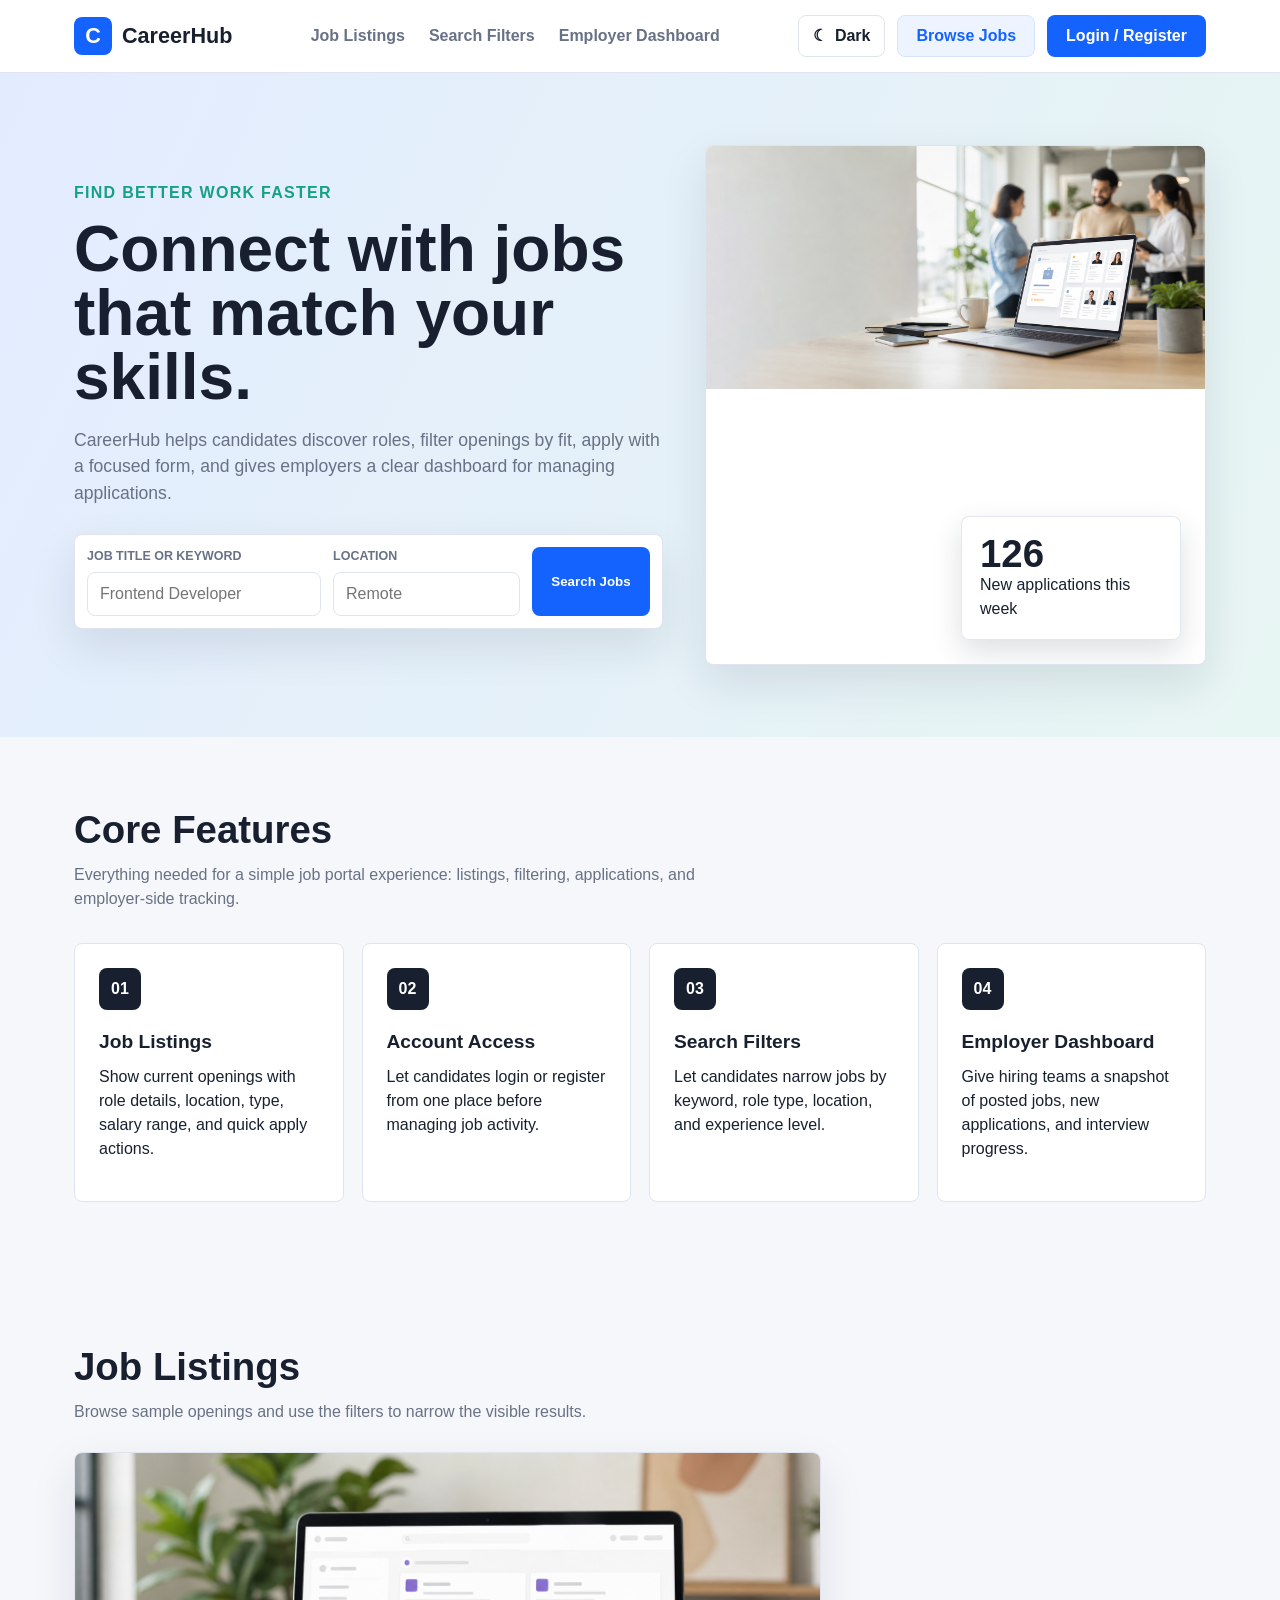
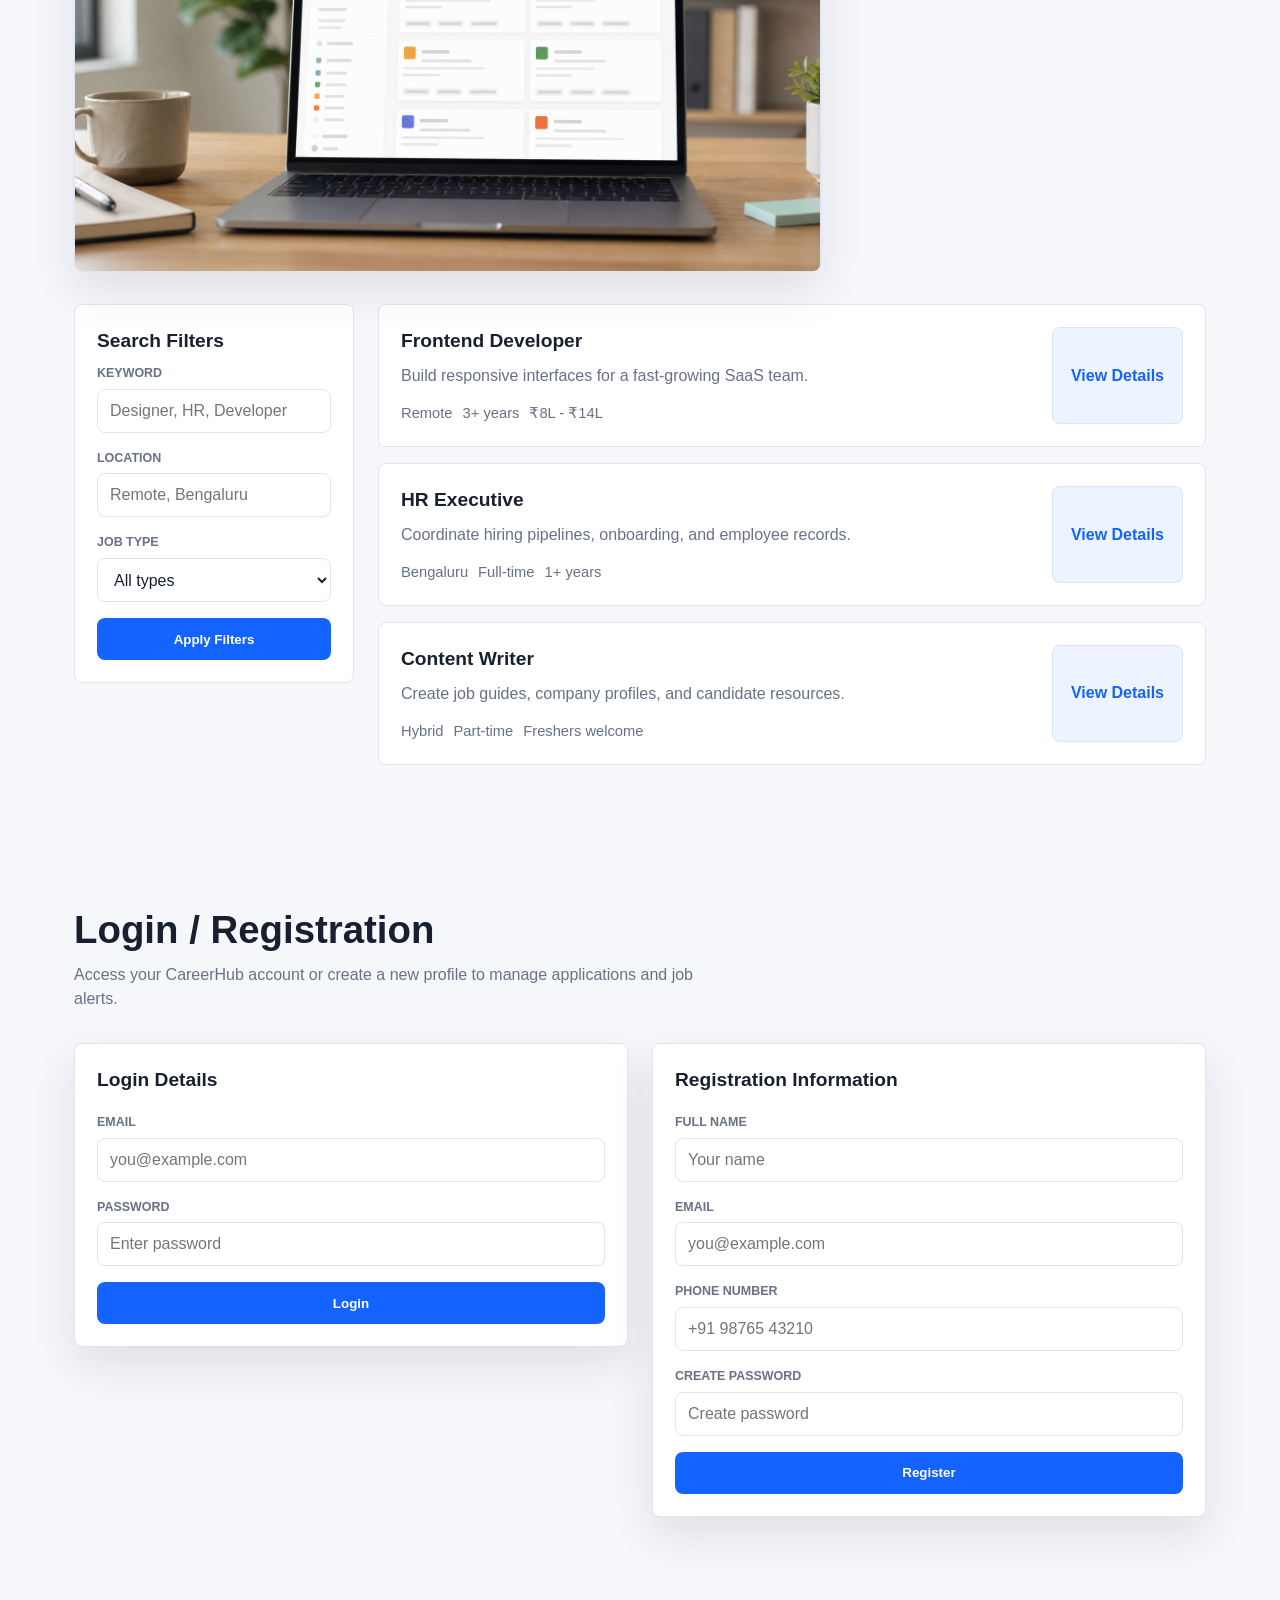
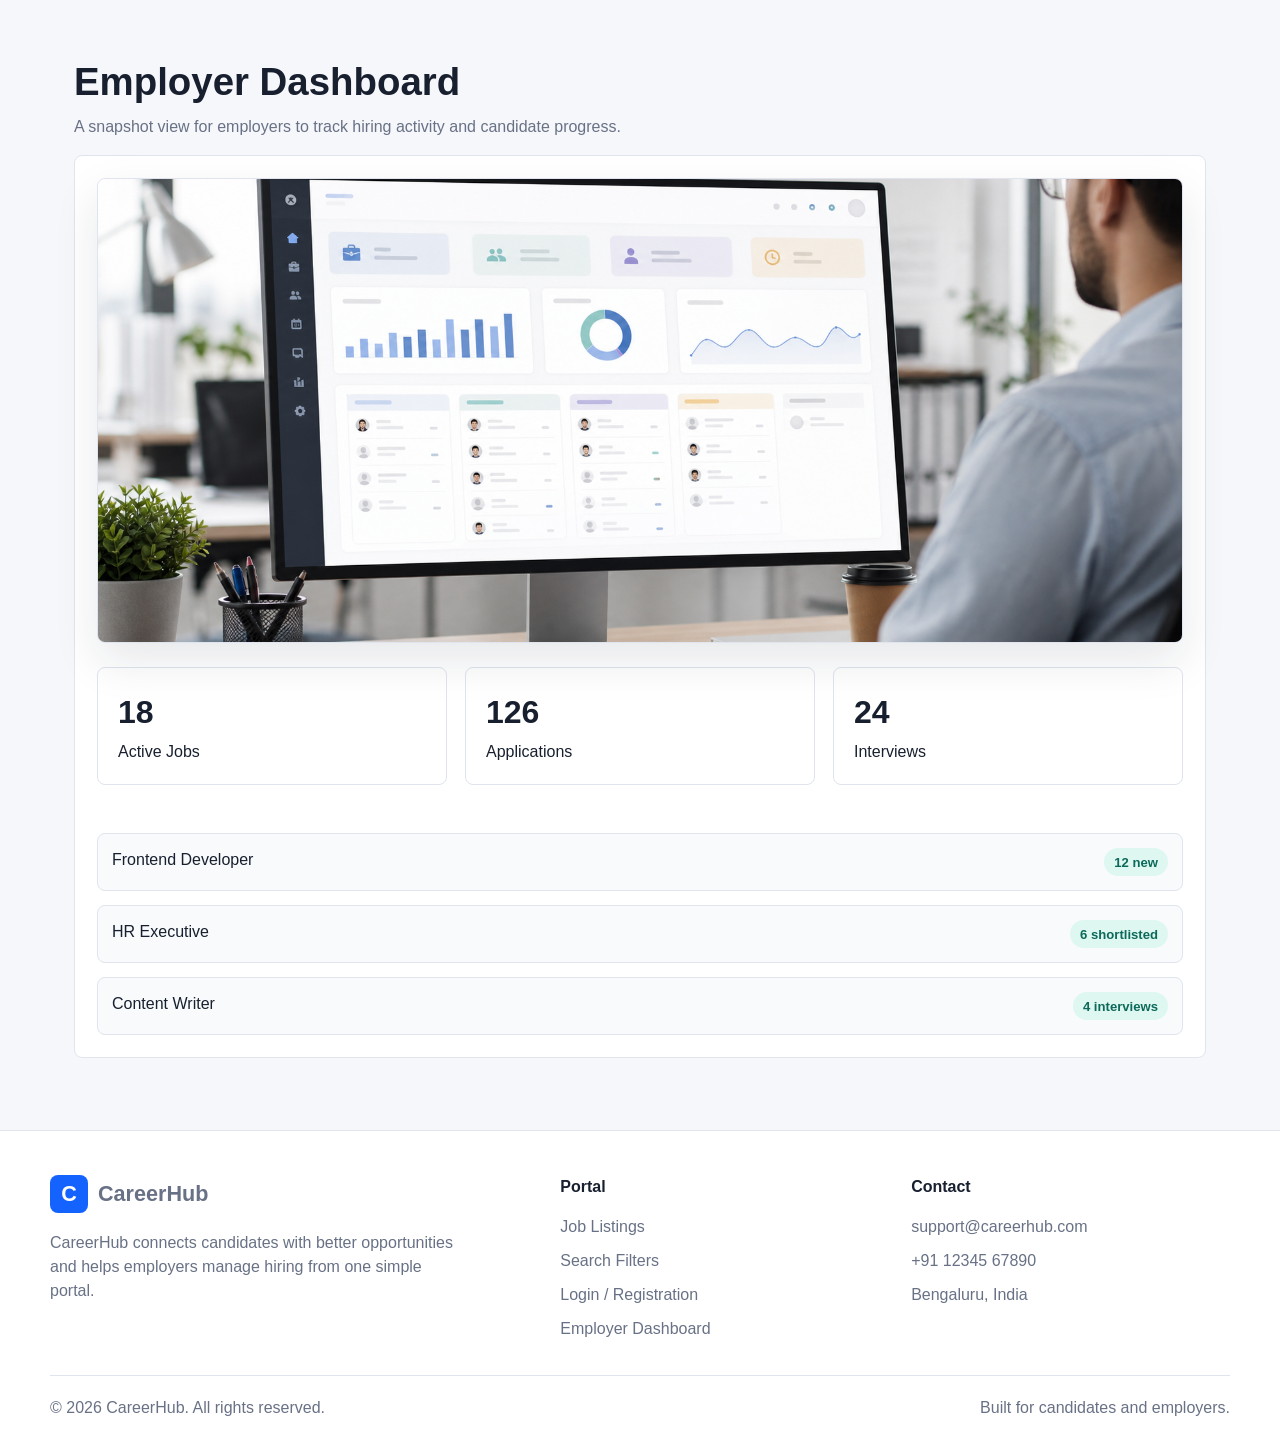
<file: index.html>
<!DOCTYPE html>
<html lang="en">
<head>
  <meta charset="UTF-8">
  <meta name="viewport" content="width=device-width, initial-scale=1.0">
  <title>CareerHub | Job Portal</title>
  <link rel="stylesheet" href="css/style.css">
</head>
<body>
  <header class="site-header">
    <nav class="navbar" aria-label="Main navigation">
      <a class="brand" href="index.html">
        <span class="brand-mark">C</span>
        CareerHub
      </a>

      <button class="menu-button" type="button" aria-label="Toggle navigation" aria-expanded="false">
        <span></span>
        <span></span>
        <span></span>
      </button>

      <div class="nav-links">
        <a href="#jobs">Job Listings</a>
        <a href="#filters">Search Filters</a>
        <a href="#dashboard">Employer Dashboard</a>
      </div>

      <div class="nav-actions">
        <button class="theme-toggle" type="button" aria-label="Switch to dark mode" aria-pressed="false">
          <span class="theme-toggle-icon" aria-hidden="true">☾</span>
          <span class="theme-toggle-text">Dark</span>
        </button>
        <a class="button secondary" href="jobs.html">Browse Jobs</a>
        <a class="button primary" href="#account">Login / Register</a>
      </div>
    </nav>
  </header>

  <main>
    <section class="hero">
      <div class="hero-inner">
        <div>
          <p class="eyebrow">Find better work faster</p>
          <h1>Connect with jobs that match your skills.</h1>
          <p class="hero-copy">CareerHub helps candidates discover roles, filter openings by fit, apply with a focused form, and gives employers a clear dashboard for managing applications.</p>

          <form class="search-panel" action="#jobs" data-hero-search data-search-required>
            <div class="field">
              <label for="hero-keyword">Job title or keyword</label>
              <input id="hero-keyword" name="keyword" type="search" placeholder="Frontend Developer">
            </div>
            <div class="field">
              <label for="hero-location">Location</label>
              <input id="hero-location" name="location" type="search" placeholder="Remote">
            </div>
            <button class="button primary" type="submit">Search Jobs</button>
          </form>
        </div>

        <figure class="hero-visual">
          <img src="images/hero-hiring.png" alt="Modern hiring dashboard on a laptop in a bright office">
          <figcaption>
            <strong>126</strong>
            New applications this week
          </figcaption>
        </figure>
      </div>
    </section>

    <section class="section-inner" aria-labelledby="features-title">
      <h2 id="features-title">Core Features</h2>
      <p class="section-lead">Everything needed for a simple job portal experience: listings, filtering, applications, and employer-side tracking.</p>

      <div class="feature-grid">
        <article class="feature-card">
          <span class="feature-icon">01</span>
          <h3>Job Listings</h3>
          <p>Show current openings with role details, location, type, salary range, and quick apply actions.</p>
        </article>
        <article class="feature-card">
          <span class="feature-icon">02</span>
          <h3>Account Access</h3>
          <p>Let candidates login or register from one place before managing job activity.</p>
        </article>
        <article class="feature-card">
          <span class="feature-icon">03</span>
          <h3>Search Filters</h3>
          <p>Let candidates narrow jobs by keyword, role type, location, and experience level.</p>
        </article>
        <article class="feature-card">
          <span class="feature-icon">04</span>
          <h3>Employer Dashboard</h3>
          <p>Give hiring teams a snapshot of posted jobs, new applications, and interview progress.</p>
        </article>
      </div>
    </section>

    <section class="section-inner" id="jobs" aria-labelledby="jobs-title">
      <h2 id="jobs-title">Job Listings</h2>
      <p class="section-lead">Browse sample openings and use the filters to narrow the visible results.</p>

      <figure class="section-image wide">
        <img src="images/job-listings.png" alt="Laptop displaying organized job listing cards and filters">
      </figure>

      <div class="jobs-layout" id="filters">
        <aside class="filters" aria-label="Search filters">
          <h3>Search Filters</h3>
          <form data-filter-form data-search-required>
            <div class="field">
              <label for="keyword">Keyword</label>
              <input id="keyword" name="keyword" type="search" placeholder="Designer, HR, Developer">
            </div>
            <div class="field">
              <label for="location">Location</label>
              <input id="location" name="location" type="search" placeholder="Remote, Bengaluru">
            </div>
            <div class="field">
              <label for="type">Job Type</label>
              <select id="type" name="type">
                <option value="">All types</option>
                <option value="full-time">Full-time</option>
                <option value="part-time">Part-time</option>
                <option value="remote">Remote</option>
              </select>
            </div>
            <button class="button primary" type="submit">Apply Filters</button>
          </form>
        </aside>

        <div class="job-list">
          <article class="job-card" data-job-card data-type="remote" data-location="remote india">
            <div>
              <h3>Frontend Developer</h3>
              <p>Build responsive interfaces for a fast-growing SaaS team.</p>
              <div class="job-meta">
                <span>Remote</span>
                <span>3+ years</span>
                <span>₹8L - ₹14L</span>
              </div>
            </div>
            <a class="button secondary" href="job-details.html">View Details</a>
          </article>

          <article class="job-card" data-job-card data-type="full-time" data-location="bengaluru india">
            <div>
              <h3>HR Executive</h3>
              <p>Coordinate hiring pipelines, onboarding, and employee records.</p>
              <div class="job-meta">
                <span>Bengaluru</span>
                <span>Full-time</span>
                <span>1+ years</span>
              </div>
            </div>
            <a class="button secondary" href="job-details.html">View Details</a>
          </article>

          <article class="job-card" data-job-card data-type="part-time" data-location="hybrid india">
            <div>
              <h3>Content Writer</h3>
              <p>Create job guides, company profiles, and candidate resources.</p>
              <div class="job-meta">
                <span>Hybrid</span>
                <span>Part-time</span>
                <span>Freshers welcome</span>
              </div>
            </div>
            <a class="button secondary" href="job-details.html">View Details</a>
          </article>

          <p class="no-results" data-no-results hidden>No jobs matched your search. Try a different keyword, location, or job type.</p>
        </div>
      </div>
    </section>

    <section class="section-inner" id="account" aria-labelledby="account-title">
      <h2 id="account-title">Login / Registration</h2>
      <p class="section-lead">Access your CareerHub account or create a new profile to manage applications and job alerts.</p>

      <div class="account-layout">
        <div class="form-panel account-panel">
          <h3>Login Details</h3>
          <form data-validate-form data-success-message="Login successful. Welcome back to CareerHub.">
            <div class="field">
              <label for="login-email">Email</label>
              <input id="login-email" name="email" type="email" placeholder="you@example.com" required>
            </div>
            <div class="field">
              <label for="login-password">Password</label>
              <input id="login-password" name="password" type="password" placeholder="Enter password" minlength="6" required>
            </div>
            <button class="button primary" type="submit">Login</button>
          </form>
        </div>

        <div class="form-panel account-panel">
          <h3>Registration Information</h3>
          <form data-validate-form data-success-message="Registration complete. Your candidate profile is ready.">
            <div class="field">
              <label for="register-name">Full Name</label>
              <input id="register-name" name="name" type="text" placeholder="Your name" minlength="2" required>
            </div>
            <div class="field">
              <label for="register-email">Email</label>
              <input id="register-email" name="email" type="email" placeholder="you@example.com" required>
            </div>
            <div class="field">
              <label for="register-phone">Phone Number</label>
              <input id="register-phone" name="phone" type="tel" placeholder="+91 98765 43210" pattern="[+0-9 ]{10,16}" required>
            </div>
            <div class="field">
              <label for="register-password">Create Password</label>
              <input id="register-password" name="password" type="password" placeholder="Create password" minlength="6" required>
            </div>
            <button class="button primary" type="submit">Register</button>
          </form>
        </div>
      </div>
    </section>

    <section class="section-inner" id="dashboard" aria-labelledby="dashboard-title">
      <h2 id="dashboard-title">Employer Dashboard</h2>
      <p class="section-lead">A snapshot view for employers to track hiring activity and candidate progress.</p>

      <div class="dashboard-panel">
        <figure class="dashboard-image">
          <img src="images/employer-dashboard.png" alt="Employer recruiting dashboard with application analytics">
        </figure>

        <div class="dashboard-grid">
          <div class="metric">
            <strong>18</strong>
            Active Jobs
          </div>
          <div class="metric">
            <strong>126</strong>
            Applications
          </div>
          <div class="metric">
            <strong>24</strong>
            Interviews
          </div>
        </div>

        <ul class="status-list">
          <li>
            <span>Frontend Developer</span>
            <span class="tag">12 new</span>
          </li>
          <li>
            <span>HR Executive</span>
            <span class="tag">6 shortlisted</span>
          </li>
          <li>
            <span>Content Writer</span>
            <span class="tag">4 interviews</span>
          </li>
        </ul>
      </div>
    </section>
  </main>

  <footer class="footer">
    <div class="footer-inner">
      <div class="footer-brand">
        <a class="brand" href="index.html">
          <span class="brand-mark">C</span>
          CareerHub
        </a>
        <p>CareerHub connects candidates with better opportunities and helps employers manage hiring from one simple portal.</p>
      </div>

      <div class="footer-column">
        <h3>Portal</h3>
        <a href="#jobs">Job Listings</a>
        <a href="#filters">Search Filters</a>
        <a href="#account">Login / Registration</a>
        <a href="#dashboard">Employer Dashboard</a>
      </div>

      <div class="footer-column">
        <h3>Contact</h3>
        <a href="mailto:support@careerhub.com">support@careerhub.com</a>
        <a href="tel:+911234567890">+91 12345 67890</a>
        <span>Bengaluru, India</span>
      </div>
    </div>
    <div class="footer-bottom">
      <p>© 2026 CareerHub. All rights reserved.</p>
      <p>Built for candidates and employers.</p>
    </div>
  </footer>

  <script src="js/main.js"></script>
</body>
</html>
</file>
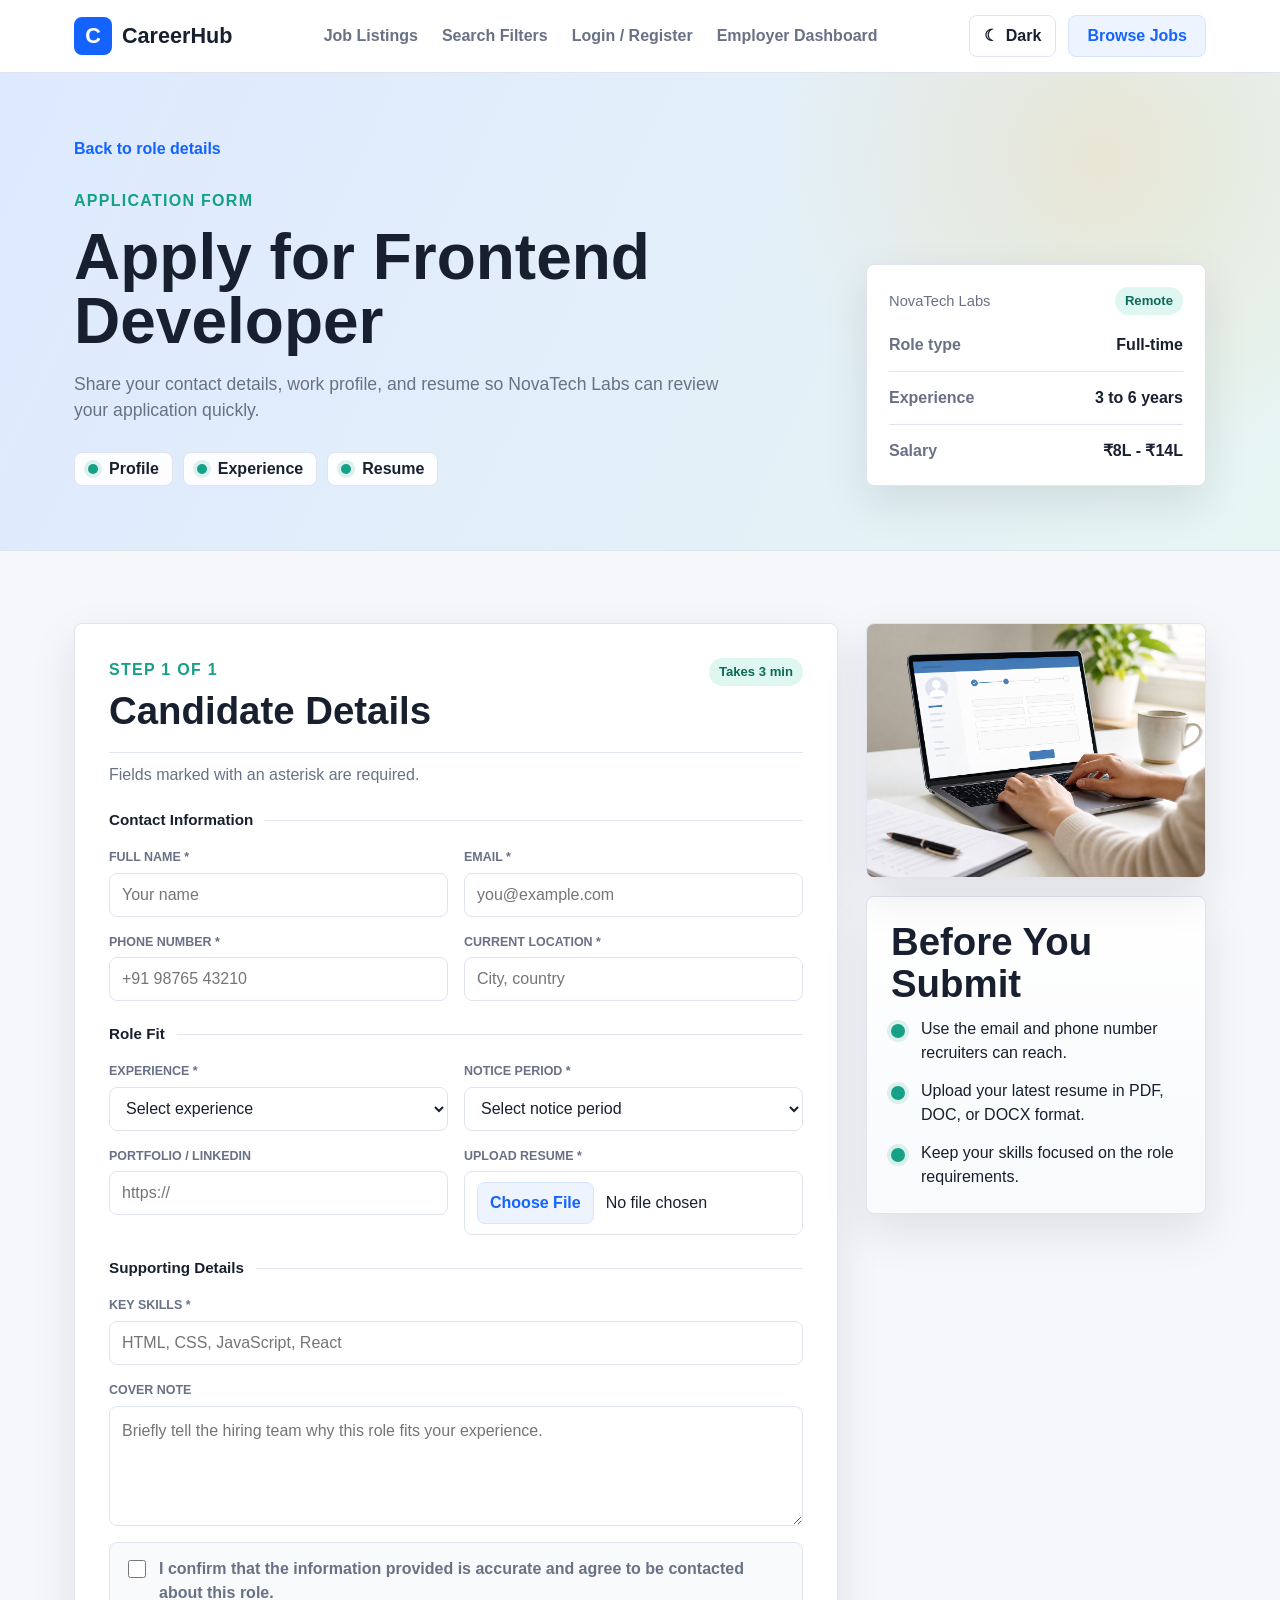
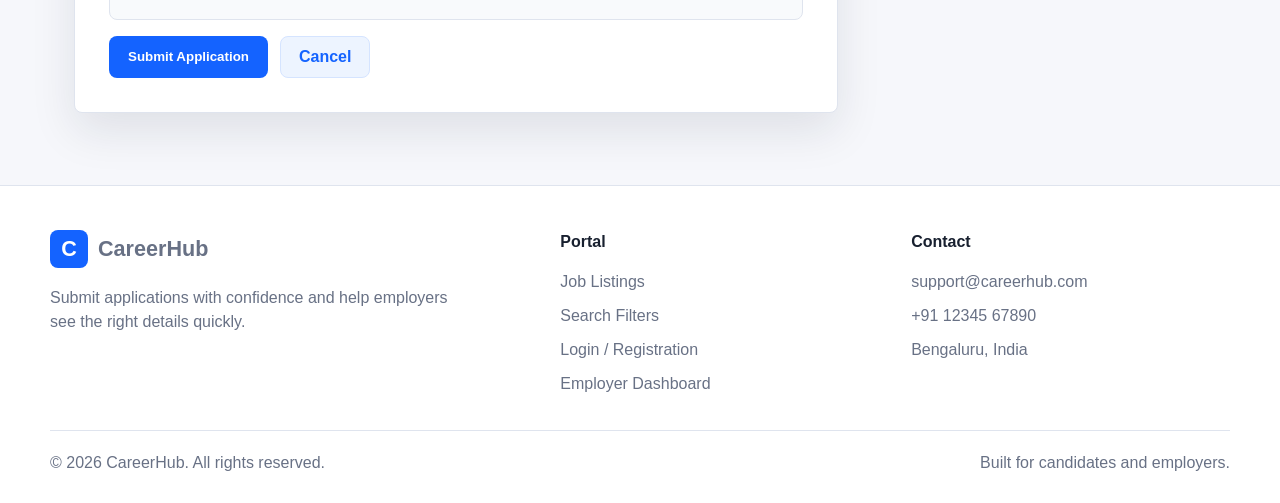
<file: apply.html>
<!DOCTYPE html>
<html lang="en">
<head>
  <meta charset="UTF-8">
  <meta name="viewport" content="width=device-width, initial-scale=1.0">
  <title>Apply for Frontend Developer | CareerHub</title>
  <link rel="stylesheet" href="css/style.css">
</head>
<body>
  <header class="site-header">
    <nav class="navbar" aria-label="Main navigation">
      <a class="brand" href="index.html"><span class="brand-mark">C</span>CareerHub</a>
      <button class="menu-button" type="button" aria-label="Toggle navigation" aria-expanded="false">
        <span></span>
        <span></span>
        <span></span>
      </button>
      <div class="nav-links">
        <a href="jobs.html">Job Listings</a>
        <a href="index.html#filters">Search Filters</a>
        <a href="index.html#account">Login / Register</a>
        <a href="index.html#dashboard">Employer Dashboard</a>
      </div>
      <div class="nav-actions">
        <button class="theme-toggle" type="button" aria-label="Switch to dark mode" aria-pressed="false">
          <span class="theme-toggle-icon" aria-hidden="true">☾</span>
          <span class="theme-toggle-text">Dark</span>
        </button>
        <a class="button secondary" href="jobs.html">Browse Jobs</a>
      </div>
    </nav>
  </header>

  <main>
    <section class="application-hero">
      <div class="section-inner application-hero-inner">
        <div>
          <a class="back-link" href="job-details.html">Back to role details</a>
          <p class="eyebrow">Application form</p>
          <h1>Apply for Frontend Developer</h1>
          <p class="hero-copy">Share your contact details, work profile, and resume so NovaTech Labs can review your application quickly.</p>
          <div class="application-steps" aria-label="Application steps">
            <span>Profile</span>
            <span>Experience</span>
            <span>Resume</span>
          </div>
        </div>
        <aside class="apply-summary" aria-label="Role summary">
          <div class="summary-topline">
            <span>NovaTech Labs</span>
            <span class="tag">Remote</span>
          </div>
          <dl class="summary-list">
            <div>
              <dt>Role type</dt>
              <dd>Full-time</dd>
            </div>
            <div>
              <dt>Experience</dt>
              <dd>3 to 6 years</dd>
            </div>
            <div>
              <dt>Salary</dt>
              <dd>₹8L - ₹14L</dd>
            </div>
          </dl>
        </aside>
      </div>
    </section>

    <section class="section-inner apply-page-layout" aria-labelledby="apply-title">
      <div class="form-panel application-panel">
        <div class="form-heading">
          <div>
            <p class="eyebrow">Step 1 of 1</p>
            <h2 id="apply-title">Candidate Details</h2>
          </div>
          <span class="tag">Takes 3 min</span>
        </div>
        <p class="section-lead">Fields marked with an asterisk are required.</p>

        <form data-apply-form>
          <div class="form-section-label">Contact Information</div>
          <div class="form-grid">
            <div class="field">
              <label for="candidate-name">Full Name *</label>
              <input id="candidate-name" name="name" type="text" placeholder="Your name" minlength="2" required>
            </div>
            <div class="field">
              <label for="candidate-email">Email *</label>
              <input id="candidate-email" name="email" type="email" placeholder="you@example.com" required>
            </div>
            <div class="field">
              <label for="candidate-phone">Phone Number *</label>
              <input id="candidate-phone" name="phone" type="tel" placeholder="+91 98765 43210" pattern="[+0-9 ]{10,16}" required>
            </div>
            <div class="field">
              <label for="candidate-location">Current Location *</label>
              <input id="candidate-location" name="location" type="text" placeholder="City, country" minlength="2" required>
            </div>
          </div>

          <div class="form-section-label">Role Fit</div>
          <div class="form-grid">
            <div class="field">
              <label for="candidate-experience">Experience *</label>
              <select id="candidate-experience" name="experience" required>
                <option value="">Select experience</option>
                <option value="0-1">0 to 1 year</option>
                <option value="1-3">1 to 3 years</option>
                <option value="3-6">3 to 6 years</option>
                <option value="6+">6+ years</option>
              </select>
            </div>
            <div class="field">
              <label for="candidate-notice">Notice Period *</label>
              <select id="candidate-notice" name="notice" required>
                <option value="">Select notice period</option>
                <option value="immediate">Immediate</option>
                <option value="15-days">15 days</option>
                <option value="30-days">30 days</option>
                <option value="60-days">60 days</option>
              </select>
            </div>
            <div class="field">
              <label for="candidate-portfolio">Portfolio / LinkedIn</label>
              <input id="candidate-portfolio" name="portfolio" type="url" placeholder="https://">
            </div>
            <div class="field">
              <label for="candidate-resume">Upload Resume *</label>
              <input id="candidate-resume" name="resume" type="file" accept=".pdf,.doc,.docx" required>
            </div>
          </div>

          <div class="form-section-label">Supporting Details</div>
          <div class="field">
            <label for="candidate-skills">Key Skills *</label>
              <input id="candidate-skills" name="skills" type="text" placeholder="HTML, CSS, JavaScript, React" minlength="3" required>
          </div>

          <div class="field">
            <label for="candidate-message">Cover Note</label>
            <textarea id="candidate-message" name="message" placeholder="Briefly tell the hiring team why this role fits your experience."></textarea>
          </div>

          <label class="checkbox-field">
            <input type="checkbox" name="consent" required>
            <span>I confirm that the information provided is accurate and agree to be contacted about this role.</span>
          </label>

          <div class="form-actions">
            <button class="button primary" type="submit">Submit Application</button>
            <a class="button secondary" href="jobs.html">Cancel</a>
          </div>

          <p class="form-success" data-apply-success hidden>Your application has been submitted. The hiring team will contact you after reviewing your profile.</p>
        </form>
      </div>

      <aside class="side-stack">
        <figure class="section-image application-image">
          <img src="images/apply-form.png" alt="Candidate filling an online job application form on a laptop">
        </figure>
        <div class="sidebar-card">
          <h2>Before You Submit</h2>
          <ul class="check-list">
            <li>Use the email and phone number recruiters can reach.</li>
            <li>Upload your latest resume in PDF, DOC, or DOCX format.</li>
            <li>Keep your skills focused on the role requirements.</li>
          </ul>
        </div>
      </aside>
    </section>
  </main>

  <footer class="footer">
    <div class="footer-inner">
      <div class="footer-brand">
        <a class="brand" href="index.html"><span class="brand-mark">C</span>CareerHub</a>
        <p>Submit applications with confidence and help employers see the right details quickly.</p>
      </div>
      <div class="footer-column">
        <h3>Portal</h3>
        <a href="jobs.html">Job Listings</a>
        <a href="index.html#filters">Search Filters</a>
        <a href="index.html#account">Login / Registration</a>
        <a href="index.html#dashboard">Employer Dashboard</a>
      </div>
      <div class="footer-column">
        <h3>Contact</h3>
        <a href="mailto:support@careerhub.com">support@careerhub.com</a>
        <a href="tel:+911234567890">+91 12345 67890</a>
        <span>Bengaluru, India</span>
      </div>
    </div>
    <div class="footer-bottom">
      <p>© 2026 CareerHub. All rights reserved.</p>
      <p>Built for candidates and employers.</p>
    </div>
  </footer>
  <script src="js/main.js"></script>
</body>
</html>
</file>
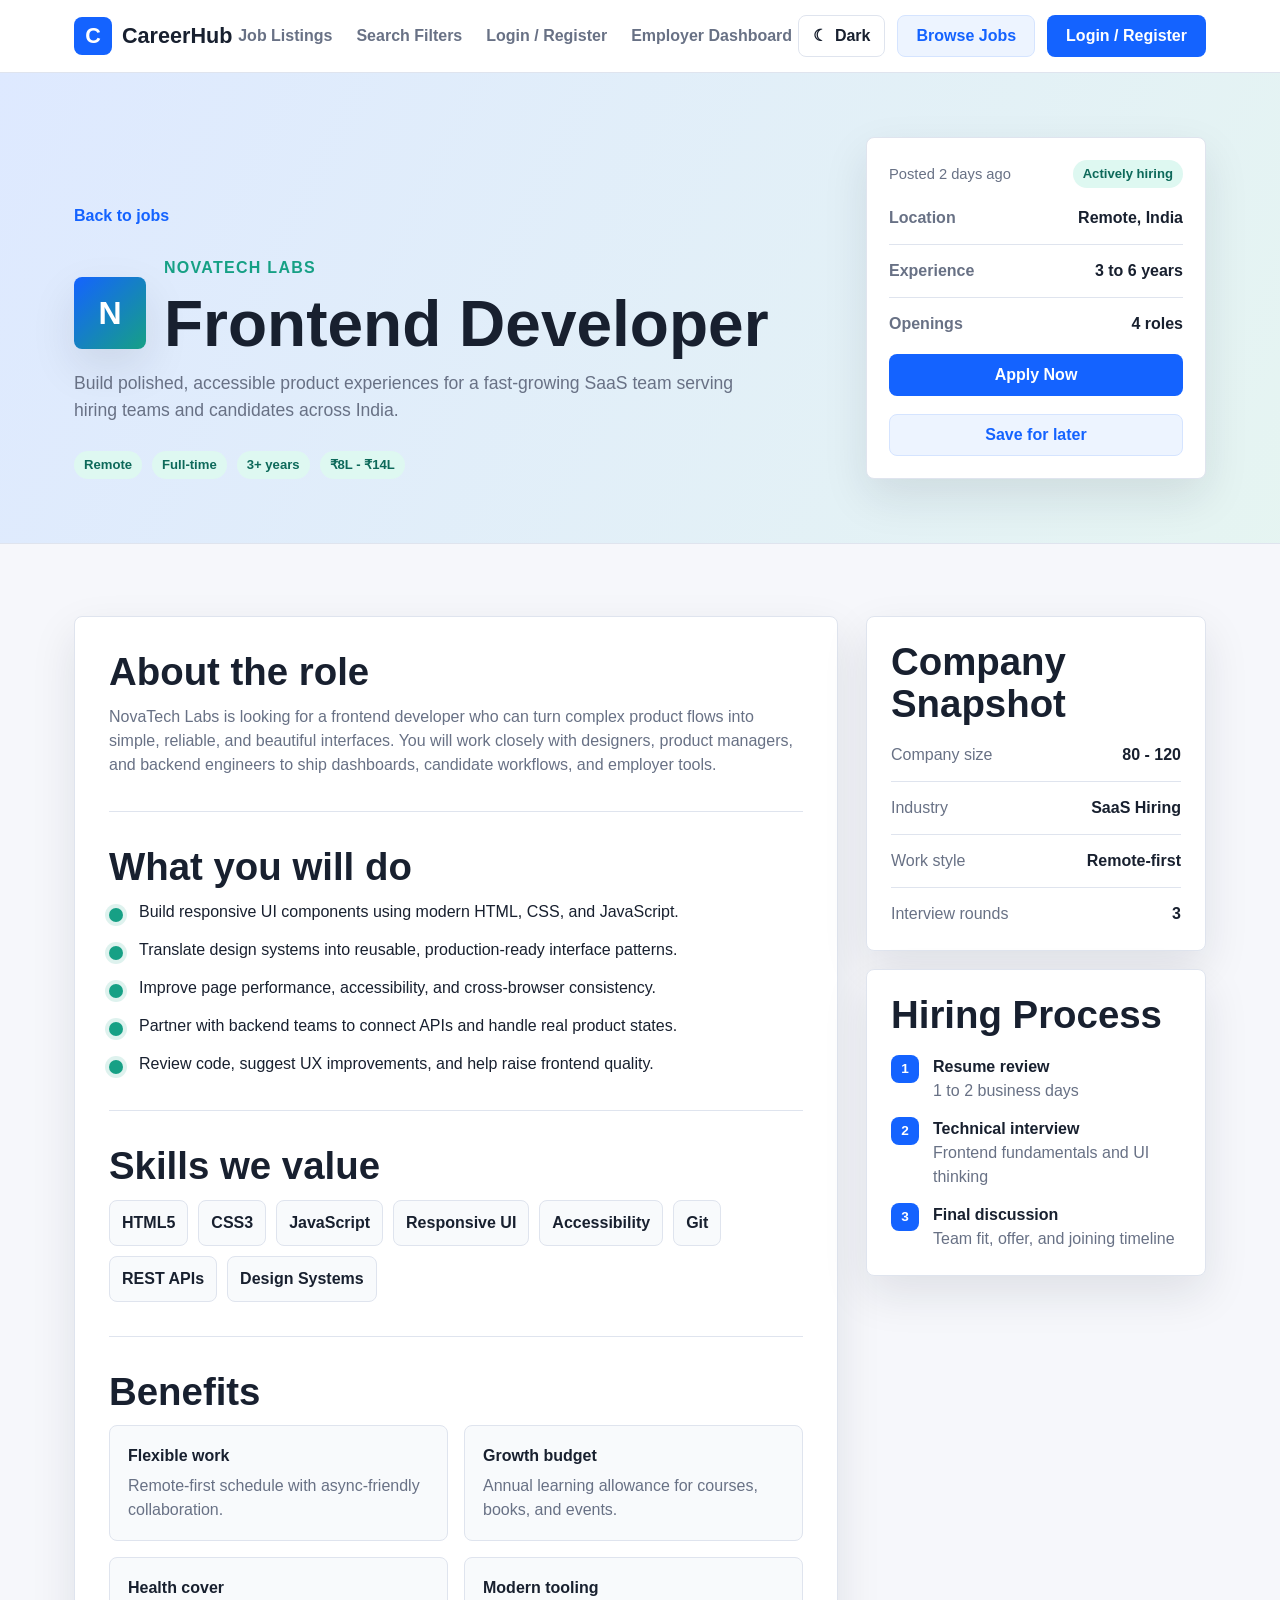
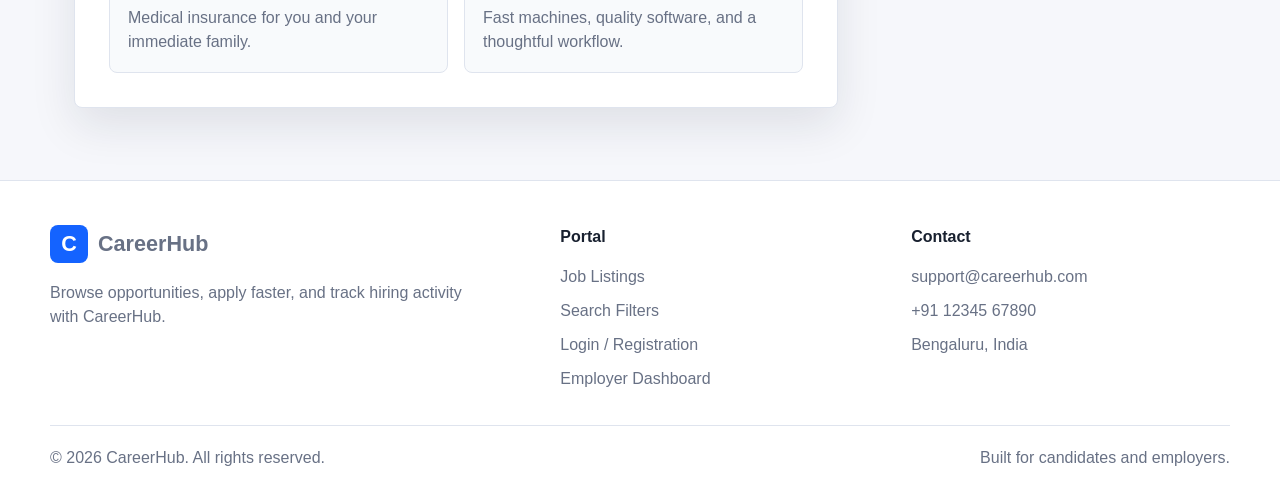
<file: job-details.html>
<!DOCTYPE html>
<html lang="en">
<head>
  <meta charset="UTF-8">
  <meta name="viewport" content="width=device-width, initial-scale=1.0">
  <title>Frontend Developer | CareerHub</title>
  <link rel="stylesheet" href="css/style.css">
</head>
<body>
  <header class="site-header">
    <nav class="navbar" aria-label="Main navigation">
      <a class="brand" href="index.html"><span class="brand-mark">C</span>CareerHub</a>
      <button class="menu-button" type="button" aria-label="Toggle navigation" aria-expanded="false">
        <span></span>
        <span></span>
        <span></span>
      </button>
      <div class="nav-links">
        <a href="jobs.html">Job Listings</a>
        <a href="index.html#filters">Search Filters</a>
        <a href="index.html#account">Login / Register</a>
        <a href="index.html#dashboard">Employer Dashboard</a>
      </div>
      <div class="nav-actions">
        <button class="theme-toggle" type="button" aria-label="Switch to dark mode" aria-pressed="false">
          <span class="theme-toggle-icon" aria-hidden="true">☾</span>
          <span class="theme-toggle-text">Dark</span>
        </button>
        <a class="button secondary" href="jobs.html">Browse Jobs</a>
        <a class="button primary" href="index.html#account">Login / Register</a>
      </div>
    </nav>
  </header>

  <main>
    <section class="job-detail-hero">
      <div class="job-detail-hero-inner">
        <div class="job-detail-intro">
          <a class="back-link" href="jobs.html">Back to jobs</a>
          <div class="company-row">
            <span class="company-logo">N</span>
            <div>
              <p class="eyebrow">NovaTech Labs</p>
              <h1>Frontend Developer</h1>
            </div>
          </div>
          <p class="hero-copy">Build polished, accessible product experiences for a fast-growing SaaS team serving hiring teams and candidates across India.</p>
          <div class="job-detail-tags" aria-label="Job highlights">
            <span class="tag">Remote</span>
            <span class="tag">Full-time</span>
            <span class="tag">3+ years</span>
            <span class="tag">₹8L - ₹14L</span>
          </div>
        </div>

        <aside class="apply-summary" aria-label="Application summary">
          <div class="summary-topline">
            <span>Posted 2 days ago</span>
            <span class="tag">Actively hiring</span>
          </div>
          <dl class="summary-list">
            <div>
              <dt>Location</dt>
              <dd>Remote, India</dd>
            </div>
            <div>
              <dt>Experience</dt>
              <dd>3 to 6 years</dd>
            </div>
            <div>
              <dt>Openings</dt>
              <dd>4 roles</dd>
            </div>
          </dl>
          <a class="button primary" href="apply.html">Apply Now</a>
          <a class="button secondary" href="jobs.html">Save for later</a>
        </aside>
      </div>
    </section>

    <section class="section-inner job-detail-layout" aria-label="Job details">
      <article class="detail-content">
        <section class="detail-section">
          <h2>About the role</h2>
          <p>NovaTech Labs is looking for a frontend developer who can turn complex product flows into simple, reliable, and beautiful interfaces. You will work closely with designers, product managers, and backend engineers to ship dashboards, candidate workflows, and employer tools.</p>
        </section>

        <section class="detail-section">
          <h2>What you will do</h2>
          <ul class="check-list">
            <li>Build responsive UI components using modern HTML, CSS, and JavaScript.</li>
            <li>Translate design systems into reusable, production-ready interface patterns.</li>
            <li>Improve page performance, accessibility, and cross-browser consistency.</li>
            <li>Partner with backend teams to connect APIs and handle real product states.</li>
            <li>Review code, suggest UX improvements, and help raise frontend quality.</li>
          </ul>
        </section>

        <section class="detail-section">
          <h2>Skills we value</h2>
          <div class="skill-cloud">
            <span>HTML5</span>
            <span>CSS3</span>
            <span>JavaScript</span>
            <span>Responsive UI</span>
            <span>Accessibility</span>
            <span>Git</span>
            <span>REST APIs</span>
            <span>Design Systems</span>
          </div>
        </section>

        <section class="detail-section">
          <h2>Benefits</h2>
          <div class="benefit-grid">
            <div>
              <strong>Flexible work</strong>
              <p>Remote-first schedule with async-friendly collaboration.</p>
            </div>
            <div>
              <strong>Growth budget</strong>
              <p>Annual learning allowance for courses, books, and events.</p>
            </div>
            <div>
              <strong>Health cover</strong>
              <p>Medical insurance for you and your immediate family.</p>
            </div>
            <div>
              <strong>Modern tooling</strong>
              <p>Fast machines, quality software, and a thoughtful workflow.</p>
            </div>
          </div>
        </section>
      </article>

      <aside class="detail-sidebar">
        <div class="sidebar-card">
          <h2>Company Snapshot</h2>
          <ul class="snapshot-list">
            <li><span>Company size</span><strong>80 - 120</strong></li>
            <li><span>Industry</span><strong>SaaS Hiring</strong></li>
            <li><span>Work style</span><strong>Remote-first</strong></li>
            <li><span>Interview rounds</span><strong>3</strong></li>
          </ul>
        </div>

        <div class="sidebar-card timeline-card">
          <h2>Hiring Process</h2>
          <ol class="timeline-list">
            <li>
              <strong>Resume review</strong>
              <span>1 to 2 business days</span>
            </li>
            <li>
              <strong>Technical interview</strong>
              <span>Frontend fundamentals and UI thinking</span>
            </li>
            <li>
              <strong>Final discussion</strong>
              <span>Team fit, offer, and joining timeline</span>
            </li>
          </ol>
        </div>
      </aside>
    </section>
  </main>

  <footer class="footer">
    <div class="footer-inner">
      <div class="footer-brand">
        <a class="brand" href="index.html"><span class="brand-mark">C</span>CareerHub</a>
        <p>Browse opportunities, apply faster, and track hiring activity with CareerHub.</p>
      </div>
      <div class="footer-column">
        <h3>Portal</h3>
        <a href="jobs.html">Job Listings</a>
        <a href="index.html#filters">Search Filters</a>
        <a href="index.html#account">Login / Registration</a>
        <a href="index.html#dashboard">Employer Dashboard</a>
      </div>
      <div class="footer-column">
        <h3>Contact</h3>
        <a href="mailto:support@careerhub.com">support@careerhub.com</a>
        <a href="tel:+911234567890">+91 12345 67890</a>
        <span>Bengaluru, India</span>
      </div>
    </div>
    <div class="footer-bottom">
      <p>© 2026 CareerHub. All rights reserved.</p>
      <p>Built for candidates and employers.</p>
    </div>
  </footer>

  <script src="js/main.js"></script>
</body>
</html>
</file>
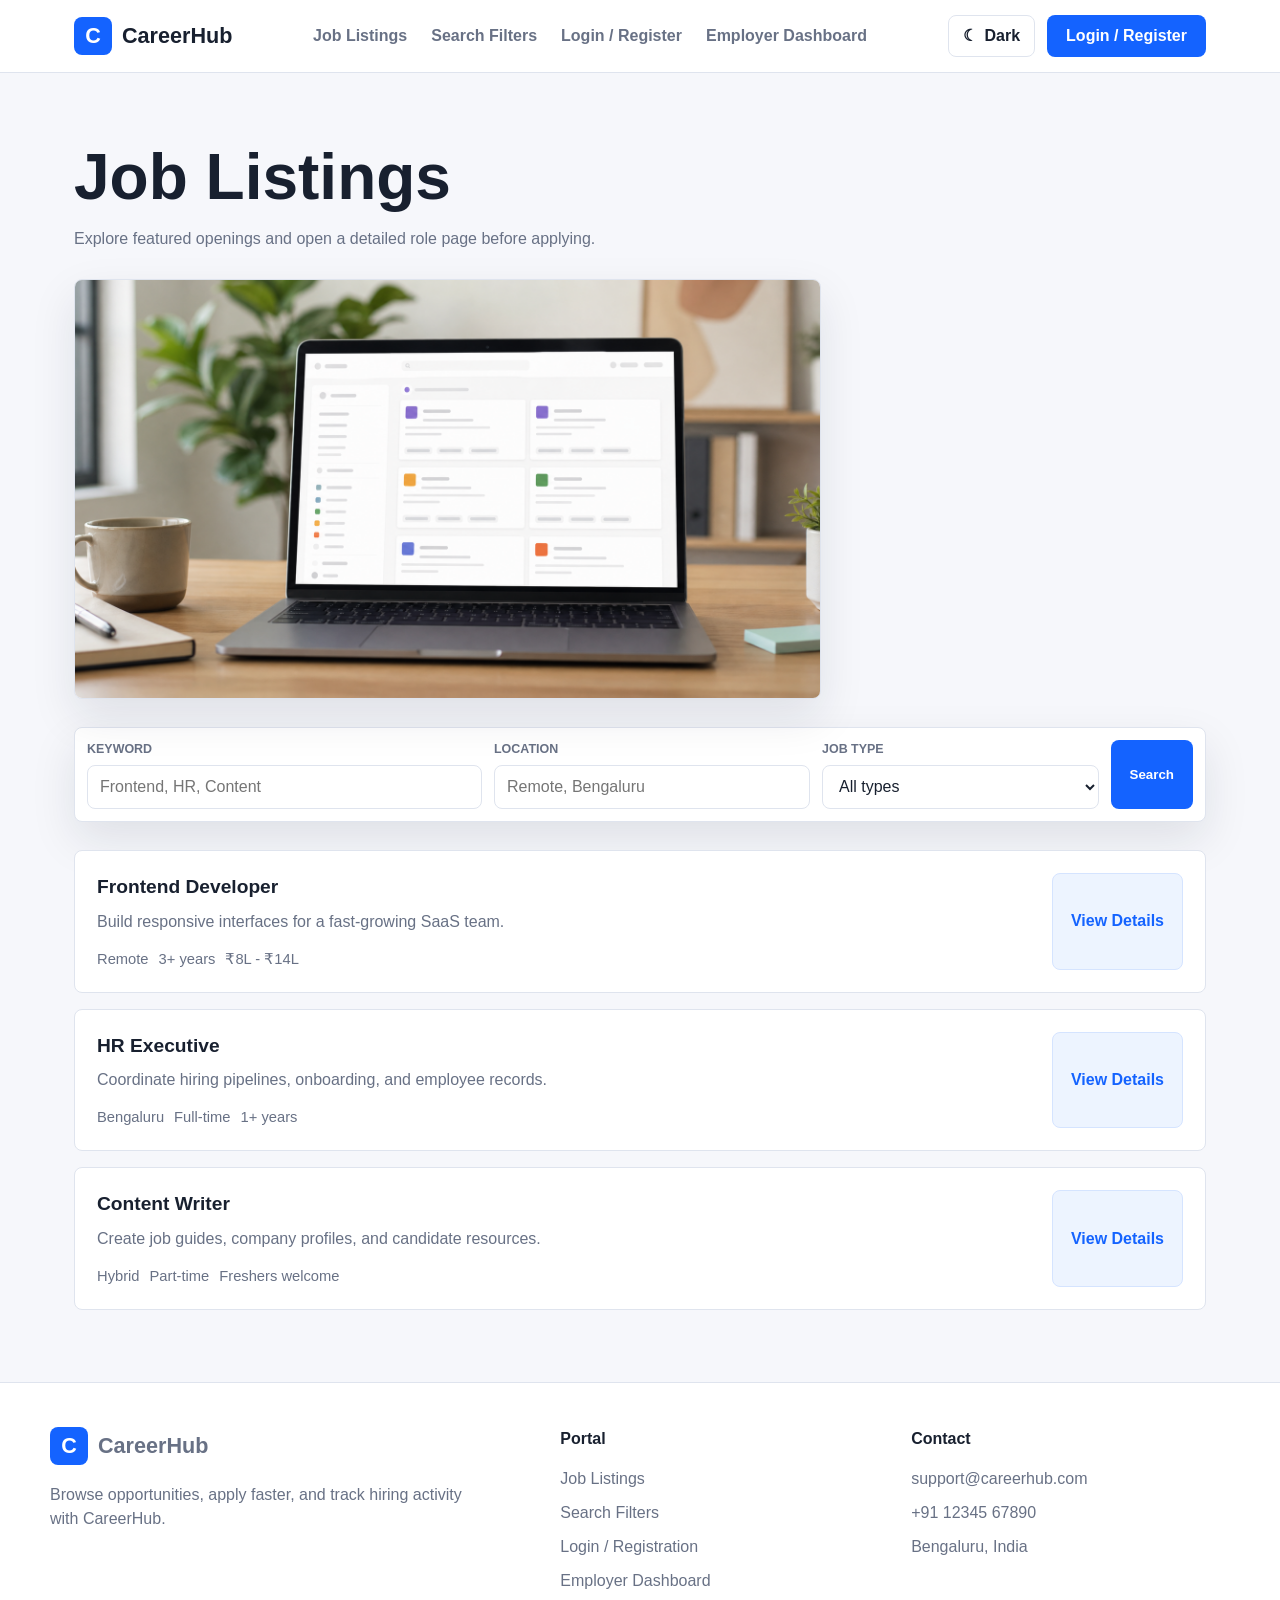
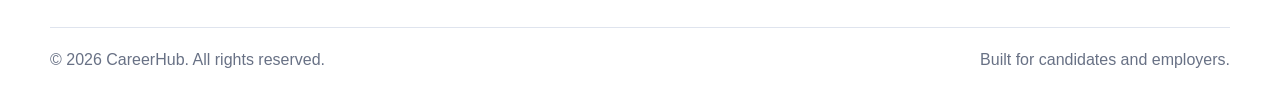
<file: jobs.html>
<!DOCTYPE html>
<html lang="en">
<head>
  <meta charset="UTF-8">
  <meta name="viewport" content="width=device-width, initial-scale=1.0">
  <title>Jobs | CareerHub</title>
  <link rel="stylesheet" href="css/style.css">
</head>
<body>
  <header class="site-header">
    <nav class="navbar" aria-label="Main navigation">
      <a class="brand" href="index.html"><span class="brand-mark">C</span>CareerHub</a>
      <button class="menu-button" type="button" aria-label="Toggle navigation" aria-expanded="false">
        <span></span>
        <span></span>
        <span></span>
      </button>
      <div class="nav-links">
        <a href="index.html#jobs">Job Listings</a>
        <a href="index.html#filters">Search Filters</a>
        <a href="index.html#account">Login / Register</a>
        <a href="index.html#dashboard">Employer Dashboard</a>
      </div>
      <div class="nav-actions">
        <button class="theme-toggle" type="button" aria-label="Switch to dark mode" aria-pressed="false">
          <span class="theme-toggle-icon" aria-hidden="true">☾</span>
          <span class="theme-toggle-text">Dark</span>
        </button>
        <a class="button primary" href="index.html#account">Login / Register</a>
      </div>
    </nav>
  </header>
  <main class="section-inner">
    <h1>Job Listings</h1>
    <p class="section-lead">Explore featured openings and open a detailed role page before applying.</p>
    <figure class="section-image wide">
      <img src="images/job-listings.png" alt="Laptop displaying organized job listing cards and filters">
    </figure>

    <form class="search-panel standalone-search" data-filter-form data-search-required>
      <div class="field">
        <label for="jobs-keyword">Keyword</label>
        <input id="jobs-keyword" name="keyword" type="search" placeholder="Frontend, HR, Content">
      </div>
      <div class="field">
        <label for="jobs-location">Location</label>
        <input id="jobs-location" name="location" type="search" placeholder="Remote, Bengaluru">
      </div>
      <div class="field">
        <label for="jobs-type">Job Type</label>
        <select id="jobs-type" name="type">
          <option value="">All types</option>
          <option value="remote">Remote</option>
          <option value="full-time">Full-time</option>
          <option value="part-time">Part-time</option>
        </select>
      </div>
      <button class="button primary" type="submit">Search</button>
    </form>

    <div class="job-list standalone-job-list">
      <article class="job-card" data-job-card data-type="remote" data-location="remote india">
        <div>
          <h3>Frontend Developer</h3>
          <p>Build responsive interfaces for a fast-growing SaaS team.</p>
          <div class="job-meta">
            <span>Remote</span>
            <span>3+ years</span>
            <span>₹8L - ₹14L</span>
          </div>
        </div>
        <a class="button secondary" href="job-details.html">View Details</a>
      </article>

      <article class="job-card" data-job-card data-type="full-time" data-location="bengaluru india">
        <div>
          <h3>HR Executive</h3>
          <p>Coordinate hiring pipelines, onboarding, and employee records.</p>
          <div class="job-meta">
            <span>Bengaluru</span>
            <span>Full-time</span>
            <span>1+ years</span>
          </div>
        </div>
        <a class="button secondary" href="job-details.html">View Details</a>
      </article>

      <article class="job-card" data-job-card data-type="part-time" data-location="hybrid india">
        <div>
          <h3>Content Writer</h3>
          <p>Create job guides, company profiles, and candidate resources.</p>
          <div class="job-meta">
            <span>Hybrid</span>
            <span>Part-time</span>
            <span>Freshers welcome</span>
          </div>
        </div>
        <a class="button secondary" href="job-details.html">View Details</a>
      </article>

      <p class="no-results" data-no-results hidden>No jobs matched your search. Try a different keyword, location, or job type.</p>
    </div>
  </main>
  <footer class="footer">
    <div class="footer-inner">
      <div class="footer-brand">
        <a class="brand" href="index.html"><span class="brand-mark">C</span>CareerHub</a>
        <p>Browse opportunities, apply faster, and track hiring activity with CareerHub.</p>
      </div>
      <div class="footer-column">
        <h3>Portal</h3>
        <a href="index.html#jobs">Job Listings</a>
        <a href="index.html#filters">Search Filters</a>
        <a href="index.html#account">Login / Registration</a>
        <a href="index.html#dashboard">Employer Dashboard</a>
      </div>
      <div class="footer-column">
        <h3>Contact</h3>
        <a href="mailto:support@careerhub.com">support@careerhub.com</a>
        <a href="tel:+911234567890">+91 12345 67890</a>
        <span>Bengaluru, India</span>
      </div>
    </div>
    <div class="footer-bottom">
      <p>© 2026 CareerHub. All rights reserved.</p>
      <p>Built for candidates and employers.</p>
    </div>
  </footer>
  <script src="js/main.js"></script>
</body>
</html>
</file>
<file: css/style.css>
:root {
  color-scheme: light;
  --bg: #f6f7fb;
  --surface: #ffffff;
  --surface-soft: #f8fafc;
  --ink: #18202f;
  --muted: #687185;
  --line: #dfe4ee;
  --primary: #1463ff;
  --primary-dark: #0d47b8;
  --primary-soft: #edf4ff;
  --primary-soft-line: #d5e4ff;
  --accent: #16a085;
  --tag-ink: #0d695a;
  --tag-bg: #def8f1;
  --warning: #f4a62a;
  --header-bg: rgba(255, 255, 255, 0.96);
  --glass-bg: rgba(255, 255, 255, 0.92);
  --shadow: 0 18px 45px rgba(24, 32, 47, 0.1);
}

[data-theme="dark"] {
  color-scheme: dark;
  --bg: #10141d;
  --surface: #171d29;
  --surface-soft: #202838;
  --ink: #eef3ff;
  --muted: #aab4c5;
  --line: #303a4d;
  --primary: #6ea1ff;
  --primary-dark: #4f86ee;
  --primary-soft: #1d3155;
  --primary-soft-line: #35517f;
  --accent: #4ed6bc;
  --tag-ink: #a7f3e2;
  --tag-bg: #143d36;
  --warning: #ffc15a;
  --header-bg: rgba(23, 29, 41, 0.96);
  --glass-bg: rgba(23, 29, 41, 0.92);
  --shadow: 0 18px 45px rgba(0, 0, 0, 0.3);
}

* {
  box-sizing: border-box;
}

body {
  margin: 0;
  font-family: Arial, Helvetica, sans-serif;
  color: var(--ink);
  background: var(--bg);
  line-height: 1.5;
}

a {
  color: inherit;
  text-decoration: none;
}

.site-header {
  position: sticky;
  top: 0;
  z-index: 10;
  background: var(--header-bg);
  border-bottom: 1px solid var(--line);
  backdrop-filter: blur(12px);
}

.navbar {
  display: flex;
  align-items: center;
  justify-content: space-between;
  max-width: 1180px;
  min-height: 72px;
  margin: 0 auto;
  padding: 0 24px;
}

.brand {
  display: inline-flex;
  align-items: center;
  gap: 10px;
  font-size: 1.35rem;
  font-weight: 800;
}

.brand-mark {
  display: grid;
  width: 38px;
  height: 38px;
  place-items: center;
  color: #fff;
  background: var(--primary);
  border-radius: 8px;
}

.nav-links {
  display: flex;
  align-items: center;
  gap: 24px;
  color: var(--muted);
  font-weight: 700;
}

.nav-links a:hover {
  color: var(--primary);
}

.nav-actions {
  display: flex;
  align-items: center;
  gap: 12px;
}

.menu-button {
  display: none;
  width: 42px;
  height: 42px;
  align-items: center;
  justify-content: center;
  gap: 5px;
  flex-direction: column;
  border: 1px solid var(--line);
  background: var(--surface);
  border-radius: 8px;
  cursor: pointer;
}

.menu-button span {
  display: block;
  width: 20px;
  height: 2px;
  background: var(--ink);
  border-radius: 999px;
  transition: transform 0.2s ease, opacity 0.2s ease;
}

.navbar.open .menu-button span:nth-child(1) {
  transform: translateY(7px) rotate(45deg);
}

.navbar.open .menu-button span:nth-child(2) {
  opacity: 0;
}

.navbar.open .menu-button span:nth-child(3) {
  transform: translateY(-7px) rotate(-45deg);
}

.button {
  display: inline-flex;
  min-height: 42px;
  align-items: center;
  justify-content: center;
  padding: 0 18px;
  border: 1px solid transparent;
  border-radius: 8px;
  font-weight: 800;
  cursor: pointer;
  transition: background 0.2s ease, border-color 0.2s ease, color 0.2s ease, transform 0.2s ease;
}

.button.primary {
  color: #fff;
  background: var(--primary);
}

.button.primary:hover {
  background: var(--primary-dark);
}

.button:hover {
  transform: translateY(-1px);
}

.button.secondary {
  color: var(--primary);
  background: var(--primary-soft);
  border-color: var(--primary-soft-line);
}

.theme-toggle {
  display: inline-flex;
  min-height: 42px;
  align-items: center;
  justify-content: center;
  gap: 8px;
  padding: 0 14px;
  color: var(--ink);
  background: var(--surface);
  border: 1px solid var(--line);
  border-radius: 8px;
  font: inherit;
  font-weight: 800;
  cursor: pointer;
}

.theme-toggle:hover {
  border-color: var(--primary);
  color: var(--primary);
}

.theme-toggle-icon {
  font-size: 1rem;
  line-height: 1;
}

.hero {
  background:
    linear-gradient(115deg, rgba(20, 99, 255, 0.12), rgba(22, 160, 133, 0.1)),
    var(--surface);
}

.hero-inner,
.section-inner {
  max-width: 1180px;
  margin: 0 auto;
  padding: 72px 24px;
}

.hero-inner {
  display: grid;
  grid-template-columns: minmax(0, 1.08fr) minmax(320px, 0.92fr);
  gap: 42px;
  align-items: center;
}

.eyebrow {
  margin: 0 0 12px;
  color: var(--accent);
  font-weight: 800;
  text-transform: uppercase;
  letter-spacing: 0.08em;
}

h1,
h2,
h3,
p {
  margin-top: 0;
}

h1 {
  max-width: 720px;
  margin-bottom: 18px;
  font-size: clamp(2.4rem, 5vw, 4.9rem);
  line-height: 1;
}

h2 {
  margin-bottom: 12px;
  font-size: clamp(1.8rem, 3vw, 2.6rem);
  line-height: 1.1;
}

h3 {
  margin-bottom: 8px;
  font-size: 1.2rem;
}

.hero-copy {
  max-width: 660px;
  margin-bottom: 28px;
  color: var(--muted);
  font-size: 1.1rem;
}

.search-panel {
  display: grid;
  grid-template-columns: minmax(180px, 1fr) minmax(160px, 0.8fr) auto;
  gap: 12px;
  max-width: 760px;
  padding: 12px;
  background: var(--surface);
  border: 1px solid var(--line);
  border-radius: 8px;
  box-shadow: var(--shadow);
}

.field {
  display: flex;
  flex-direction: column;
  gap: 6px;
}

.field label {
  color: var(--muted);
  font-size: 0.78rem;
  font-weight: 800;
  text-transform: uppercase;
}

.field input,
.field select,
.field textarea {
  width: 100%;
  min-height: 44px;
  padding: 0 12px;
  border: 1px solid var(--line);
  border-radius: 8px;
  color: var(--ink);
  font: inherit;
  background: var(--surface);
  transition: border-color 0.2s ease, box-shadow 0.2s ease, background 0.2s ease;
}

.field input:focus,
.field select:focus,
.field textarea:focus {
  outline: 0;
  border-color: var(--primary);
  box-shadow: 0 0 0 4px rgba(20, 99, 255, 0.12);
}

.field input.is-invalid,
.field select.is-invalid,
.field textarea.is-invalid,
.checkbox-field input.is-invalid {
  border-color: #d92d20;
  box-shadow: 0 0 0 4px rgba(217, 45, 32, 0.12);
}

.field textarea {
  min-height: 120px;
  padding-top: 12px;
  resize: vertical;
}

.field input[type="file"] {
  padding: 10px 12px;
}

.field input[type="file"]::file-selector-button {
  margin-right: 12px;
  padding: 8px 12px;
  color: var(--primary);
  background: var(--primary-soft);
  border: 1px solid var(--primary-soft-line);
  border-radius: 8px;
  font: inherit;
  font-weight: 800;
  cursor: pointer;
}

.hero-visual,
.section-image,
.dashboard-image,
.hero-card {
  padding: 28px;
  background: var(--surface);
  border: 1px solid var(--line);
  border-radius: 8px;
  box-shadow: var(--shadow);
}

.hero-visual,
.section-image,
.dashboard-image {
  position: relative;
  overflow: hidden;
  margin: 0;
  padding: 0;
}

.hero-visual img,
.section-image img,
.dashboard-image img {
  display: block;
  width: 100%;
  height: 100%;
  object-fit: cover;
}

.hero-visual {
  min-height: 520px;
}

.hero-visual figcaption {
  position: absolute;
  right: 24px;
  bottom: 24px;
  max-width: 220px;
  padding: 18px;
  color: var(--ink);
  background: var(--glass-bg);
  border: 1px solid rgba(223, 228, 238, 0.9);
  border-radius: 8px;
  box-shadow: 0 12px 30px rgba(24, 32, 47, 0.14);
}

.hero-visual figcaption strong {
  display: block;
  font-size: 2.4rem;
  line-height: 1;
}

.hero-card ul {
  display: grid;
  gap: 16px;
  margin: 22px 0 0;
  padding: 0;
  list-style: none;
}

.hero-card li {
  display: flex;
  justify-content: space-between;
  gap: 16px;
  padding-bottom: 16px;
  border-bottom: 1px solid var(--line);
}

.hero-card li:last-child {
  padding-bottom: 0;
  border-bottom: 0;
}

.tag {
  display: inline-flex;
  align-items: center;
  min-height: 28px;
  padding: 0 10px;
  border-radius: 999px;
  color: var(--tag-ink);
  background: var(--tag-bg);
  font-size: 0.82rem;
  font-weight: 800;
  white-space: nowrap;
}

.section-lead {
  max-width: 660px;
  color: var(--muted);
}

.feature-grid {
  display: grid;
  grid-template-columns: repeat(4, minmax(0, 1fr));
  gap: 18px;
  margin-top: 32px;
}

.feature-card,
.job-card,
.dashboard-panel,
.form-panel {
  background: var(--surface);
  border: 1px solid var(--line);
  border-radius: 8px;
}

.feature-card {
  padding: 24px;
}

.feature-icon {
  display: grid;
  width: 42px;
  height: 42px;
  margin-bottom: 18px;
  place-items: center;
  color: #fff;
  background: var(--ink);
  border-radius: 8px;
  font-weight: 900;
}

.jobs-layout,
.apply-layout,
.account-layout {
  display: grid;
  grid-template-columns: 280px minmax(0, 1fr);
  gap: 24px;
  margin-top: 32px;
}

.account-layout {
  grid-template-columns: repeat(2, minmax(0, 1fr));
  align-items: start;
}

.account-panel {
  box-shadow: var(--shadow);
}

.account-panel h3 {
  margin-bottom: 18px;
}

.section-image {
  aspect-ratio: 16 / 9;
}

.section-image.wide {
  max-height: 420px;
  margin-top: 28px;
}

.side-stack {
  display: grid;
  gap: 18px;
}

.filters,
.dashboard-panel,
.form-panel {
  padding: 22px;
}

.filters {
  align-self: start;
  background: var(--surface);
  border: 1px solid var(--line);
  border-radius: 8px;
}

.filters form {
  display: grid;
  gap: 16px;
}

.job-list {
  display: grid;
  gap: 16px;
}

.job-card {
  display: grid;
  grid-template-columns: minmax(0, 1fr) auto;
  gap: 18px;
  padding: 22px;
}

.job-card p {
  margin-bottom: 14px;
  color: var(--muted);
}

.standalone-job-list {
  margin-top: 28px;
}

.standalone-search {
  max-width: none;
  grid-template-columns: minmax(180px, 1fr) minmax(160px, 0.8fr) minmax(150px, 0.7fr) auto;
  margin-top: 28px;
}

.no-results {
  margin: 0;
  padding: 22px;
  color: var(--muted);
  text-align: center;
  background: var(--surface);
  border: 1px dashed var(--line);
  border-radius: 8px;
}

.job-meta {
  display: flex;
  flex-wrap: wrap;
  gap: 10px;
  color: var(--muted);
  font-size: 0.92rem;
}

.dashboard-grid {
  display: grid;
  grid-template-columns: repeat(3, minmax(0, 1fr));
  gap: 18px;
  margin-top: 0;
}

.dashboard-panel {
  display: grid;
  gap: 24px;
}

.dashboard-image {
  aspect-ratio: 21 / 9;
}

.metric {
  padding: 20px;
  border: 1px solid var(--line);
  border-radius: 8px;
}

.metric strong {
  display: block;
  margin-bottom: 4px;
  font-size: 2rem;
}

.status-list {
  display: grid;
  gap: 14px;
  margin: 24px 0 0;
  padding: 0;
  list-style: none;
}

.status-list li {
  display: flex;
  justify-content: space-between;
  gap: 12px;
  padding: 14px;
  background: var(--surface-soft);
  border: 1px solid var(--line);
  border-radius: 8px;
}

.apply-layout {
  align-items: start;
}

.form-panel form {
  display: grid;
  gap: 16px;
}

.application-hero {
  background:
    radial-gradient(circle at 86% 18%, rgba(244, 166, 42, 0.16), transparent 28%),
    linear-gradient(115deg, rgba(20, 99, 255, 0.14), rgba(22, 160, 133, 0.1)),
    var(--surface);
  border-bottom: 1px solid var(--line);
}

.application-hero-inner {
  display: grid;
  grid-template-columns: minmax(0, 1fr) 340px;
  gap: 32px;
  align-items: end;
}

.application-hero .section-inner {
  padding-top: 64px;
  padding-bottom: 64px;
}

.application-steps {
  display: flex;
  flex-wrap: wrap;
  gap: 10px;
  margin-top: 26px;
}

.application-steps span {
  position: relative;
  display: inline-flex;
  min-height: 34px;
  align-items: center;
  padding: 0 13px 0 34px;
  color: var(--ink);
  background: var(--glass-bg);
  border: 1px solid var(--line);
  border-radius: 8px;
  font-weight: 800;
}

.application-steps span::before {
  content: "";
  position: absolute;
  left: 13px;
  width: 10px;
  height: 10px;
  background: var(--accent);
  border-radius: 50%;
  box-shadow: 0 0 0 4px rgba(22, 160, 133, 0.14);
}

.apply-page-layout {
  display: grid;
  grid-template-columns: minmax(0, 1fr) 340px;
  gap: 28px;
  align-items: start;
}

.application-panel {
  padding: 34px;
  box-shadow: var(--shadow);
}

.application-panel h2 {
  margin-bottom: 10px;
}

.form-heading {
  display: flex;
  align-items: flex-start;
  justify-content: space-between;
  gap: 18px;
  margin-bottom: 10px;
  padding-bottom: 20px;
  border-bottom: 1px solid var(--line);
}

.form-heading .eyebrow {
  margin-bottom: 8px;
}

.form-heading h2 {
  margin-bottom: 0;
}

.form-grid {
  display: grid;
  grid-template-columns: repeat(2, minmax(0, 1fr));
  gap: 16px;
}

.form-section-label {
  display: flex;
  align-items: center;
  gap: 12px;
  margin-top: 6px;
  color: var(--ink);
  font-size: 0.95rem;
  font-weight: 900;
}

.form-section-label::after {
  content: "";
  height: 1px;
  flex: 1;
  background: var(--line);
}

.checkbox-field {
  display: flex;
  align-items: flex-start;
  gap: 10px;
  padding: 14px;
  color: var(--muted);
  background: var(--surface-soft);
  border: 1px solid var(--line);
  border-radius: 8px;
  font-weight: 700;
}

.checkbox-field input {
  width: 18px;
  height: 18px;
  flex: 0 0 auto;
  margin-top: 3px;
  accent-color: var(--primary);
}

.form-actions {
  display: flex;
  flex-wrap: wrap;
  gap: 12px;
}

.form-success {
  margin: 0;
  padding: 14px 16px;
  color: var(--tag-ink);
  background: var(--tag-bg);
  border: 1px solid rgba(22, 160, 133, 0.28);
  border-radius: 8px;
  font-weight: 800;
}

.form-message {
  margin: 0;
  padding: 12px 14px;
  border-radius: 8px;
  font-weight: 800;
}

.form-message[data-type="error"] {
  color: #9f1d14;
  background: #fff0ee;
  border: 1px solid #ffc9c3;
}

.form-message[data-type="success"] {
  color: var(--tag-ink);
  background: var(--tag-bg);
  border: 1px solid rgba(22, 160, 133, 0.28);
}

.search-panel .form-message {
  grid-column: 1 / -1;
}

[data-theme="dark"] .form-message[data-type="error"] {
  color: #ffb4ad;
  background: #3f1613;
  border-color: #79302a;
}

.application-image {
  aspect-ratio: 4 / 3;
}

.application-image img {
  filter: saturate(1.04) contrast(1.02);
}

.apply-page-layout .sidebar-card {
  background:
    linear-gradient(180deg, var(--surface), var(--surface-soft));
}

.job-detail-hero {
  background:
    linear-gradient(115deg, rgba(20, 99, 255, 0.14), rgba(22, 160, 133, 0.11)),
    var(--surface);
  border-bottom: 1px solid var(--line);
}

.job-detail-hero-inner {
  display: grid;
  grid-template-columns: minmax(0, 1fr) 340px;
  gap: 32px;
  align-items: end;
  max-width: 1180px;
  margin: 0 auto;
  padding: 64px 24px;
}

.job-detail-intro h1 {
  margin-bottom: 14px;
}

.back-link {
  display: inline-flex;
  margin-bottom: 28px;
  color: var(--primary);
  font-weight: 800;
}

.company-row {
  display: flex;
  align-items: center;
  gap: 18px;
}

.company-logo {
  display: grid;
  width: 72px;
  height: 72px;
  flex: 0 0 auto;
  place-items: center;
  color: #fff;
  background: linear-gradient(135deg, var(--primary), var(--accent));
  border-radius: 8px;
  font-size: 2rem;
  font-weight: 900;
  box-shadow: var(--shadow);
}

.job-detail-tags,
.skill-cloud {
  display: flex;
  flex-wrap: wrap;
  gap: 10px;
}

.apply-summary,
.detail-content,
.sidebar-card {
  background: var(--surface);
  border: 1px solid var(--line);
  border-radius: 8px;
  box-shadow: var(--shadow);
}

.apply-summary {
  display: grid;
  gap: 18px;
  padding: 22px;
}

.summary-topline {
  display: flex;
  align-items: center;
  justify-content: space-between;
  gap: 12px;
  color: var(--muted);
  font-size: 0.92rem;
}

.summary-list {
  display: grid;
  gap: 14px;
  margin: 0;
}

.summary-list div {
  display: flex;
  justify-content: space-between;
  gap: 14px;
  padding-bottom: 14px;
  border-bottom: 1px solid var(--line);
}

.summary-list div:last-child {
  padding-bottom: 0;
  border-bottom: 0;
}

.summary-list dt {
  color: var(--muted);
  font-weight: 800;
}

.summary-list dd {
  margin: 0;
  text-align: right;
  font-weight: 800;
}

.job-detail-layout {
  display: grid;
  grid-template-columns: minmax(0, 1fr) 340px;
  gap: 28px;
  align-items: start;
}

.detail-content {
  padding: 34px;
}

.detail-section + .detail-section {
  margin-top: 34px;
  padding-top: 34px;
  border-top: 1px solid var(--line);
}

.detail-section p,
.benefit-grid p {
  color: var(--muted);
}

.check-list {
  display: grid;
  gap: 14px;
  margin: 0;
  padding: 0;
  list-style: none;
}

.check-list li {
  position: relative;
  padding-left: 30px;
}

.check-list li::before {
  content: "";
  position: absolute;
  top: 0.45em;
  left: 0;
  width: 14px;
  height: 14px;
  background: var(--accent);
  border-radius: 50%;
  box-shadow: 0 0 0 4px rgba(22, 160, 133, 0.14);
}

.skill-cloud span {
  padding: 10px 12px;
  color: var(--ink);
  background: var(--surface-soft);
  border: 1px solid var(--line);
  border-radius: 8px;
  font-weight: 800;
}

.benefit-grid {
  display: grid;
  grid-template-columns: repeat(2, minmax(0, 1fr));
  gap: 16px;
}

.benefit-grid div {
  padding: 18px;
  background: var(--surface-soft);
  border: 1px solid var(--line);
  border-radius: 8px;
}

.benefit-grid strong {
  display: block;
  margin-bottom: 6px;
}

.benefit-grid p {
  margin: 0;
}

.detail-sidebar {
  display: grid;
  gap: 18px;
  position: sticky;
  top: 96px;
}

.sidebar-card {
  padding: 24px;
}

.snapshot-list,
.timeline-list {
  display: grid;
  gap: 14px;
  margin: 18px 0 0;
  padding: 0;
  list-style: none;
}

.snapshot-list li {
  display: flex;
  justify-content: space-between;
  gap: 14px;
  padding-bottom: 14px;
  border-bottom: 1px solid var(--line);
}

.snapshot-list li:last-child {
  padding-bottom: 0;
  border-bottom: 0;
}

.snapshot-list span,
.timeline-list span {
  color: var(--muted);
}

.timeline-list {
  counter-reset: hiring-step;
}

.timeline-list li {
  position: relative;
  padding-left: 42px;
}

.timeline-list li::before {
  counter-increment: hiring-step;
  content: counter(hiring-step);
  position: absolute;
  left: 0;
  top: 0;
  display: grid;
  width: 28px;
  height: 28px;
  place-items: center;
  color: #fff;
  background: var(--primary);
  border-radius: 8px;
  font-size: 0.85rem;
  font-weight: 900;
}

.timeline-list strong,
.timeline-list span {
  display: block;
}

.footer {
  padding: 44px 24px 28px;
  color: var(--muted);
  border-top: 1px solid var(--line);
  background: var(--surface);
}

.footer-inner {
  display: grid;
  grid-template-columns: minmax(220px, 1.5fr) repeat(2, minmax(160px, 1fr));
  gap: 32px;
  max-width: 1180px;
  margin: 0 auto;
}

.footer-brand p {
  max-width: 420px;
  margin: 18px 0 0;
}

.footer-column {
  display: grid;
  align-content: start;
  gap: 10px;
}

.footer-column h3 {
  margin-bottom: 6px;
  color: var(--ink);
  font-size: 1rem;
}

.footer-column a:hover {
  color: var(--primary);
}

.footer-bottom {
  display: flex;
  justify-content: space-between;
  gap: 18px;
  max-width: 1180px;
  margin: 34px auto 0;
  padding-top: 20px;
  border-top: 1px solid var(--line);
}

.footer-bottom p {
  margin: 0;
}

@media (max-width: 900px) {
  .menu-button {
    display: inline-flex;
  }

  .nav-links,
  .nav-actions {
    display: none;
  }

  .navbar.open {
    flex-wrap: wrap;
    padding-bottom: 16px;
  }

  .navbar.open .nav-links,
  .navbar.open .nav-actions {
    display: flex;
    width: 100%;
    flex-direction: column;
    align-items: stretch;
    gap: 12px;
    margin-top: 14px;
  }

  .navbar.open .nav-links {
    padding-top: 12px;
    border-top: 1px solid var(--line);
  }

  .navbar.open .nav-links a {
    padding: 10px 0;
  }

  .navbar.open .theme-toggle {
    width: 100%;
  }

  .hero-inner,
  .jobs-layout,
  .apply-layout,
  .account-layout,
  .job-detail-hero-inner,
  .job-detail-layout,
  .application-hero-inner,
  .apply-page-layout {
    grid-template-columns: 1fr;
  }

  .job-detail-hero-inner {
    align-items: start;
  }

  .detail-sidebar {
    position: static;
  }

  .hero-visual {
    min-height: 380px;
  }

  .feature-grid,
  .dashboard-grid,
  .footer-inner {
    grid-template-columns: repeat(2, minmax(0, 1fr));
  }

  .footer-brand {
    grid-column: 1 / -1;
  }
}

@media (max-width: 640px) {
  .hero-inner,
  .section-inner {
    padding: 48px 18px;
  }

  .search-panel,
  .standalone-search,
  .feature-grid,
  .dashboard-grid,
  .job-card,
  .benefit-grid,
  .form-grid {
    grid-template-columns: 1fr;
  }

  .job-detail-hero-inner,
  .application-hero .section-inner {
    padding: 48px 18px;
  }

  .company-row {
    align-items: flex-start;
  }

  .company-logo {
    width: 58px;
    height: 58px;
    font-size: 1.5rem;
  }

  .detail-content,
  .sidebar-card,
  .application-panel {
    padding: 22px;
  }

  .summary-topline,
  .summary-list div,
  .snapshot-list li,
  .form-heading {
    align-items: flex-start;
    flex-direction: column;
  }

  .form-heading {
    gap: 12px;
  }

  .application-steps span {
    flex: 1 1 120px;
  }

  .summary-list dd {
    text-align: left;
  }

  .hero-visual {
    min-height: 300px;
  }

  .hero-visual figcaption {
    right: 14px;
    bottom: 14px;
    max-width: 180px;
  }

  .dashboard-image {
    aspect-ratio: 4 / 3;
  }

  .button {
    width: 100%;
  }

  .footer {
    padding: 38px 18px 24px;
  }

  .footer-inner,
  .footer-bottom {
    grid-template-columns: 1fr;
  }

  .footer-inner {
    display: grid;
    gap: 26px;
  }

  .footer-bottom {
    display: grid;
  }
}
</file>
